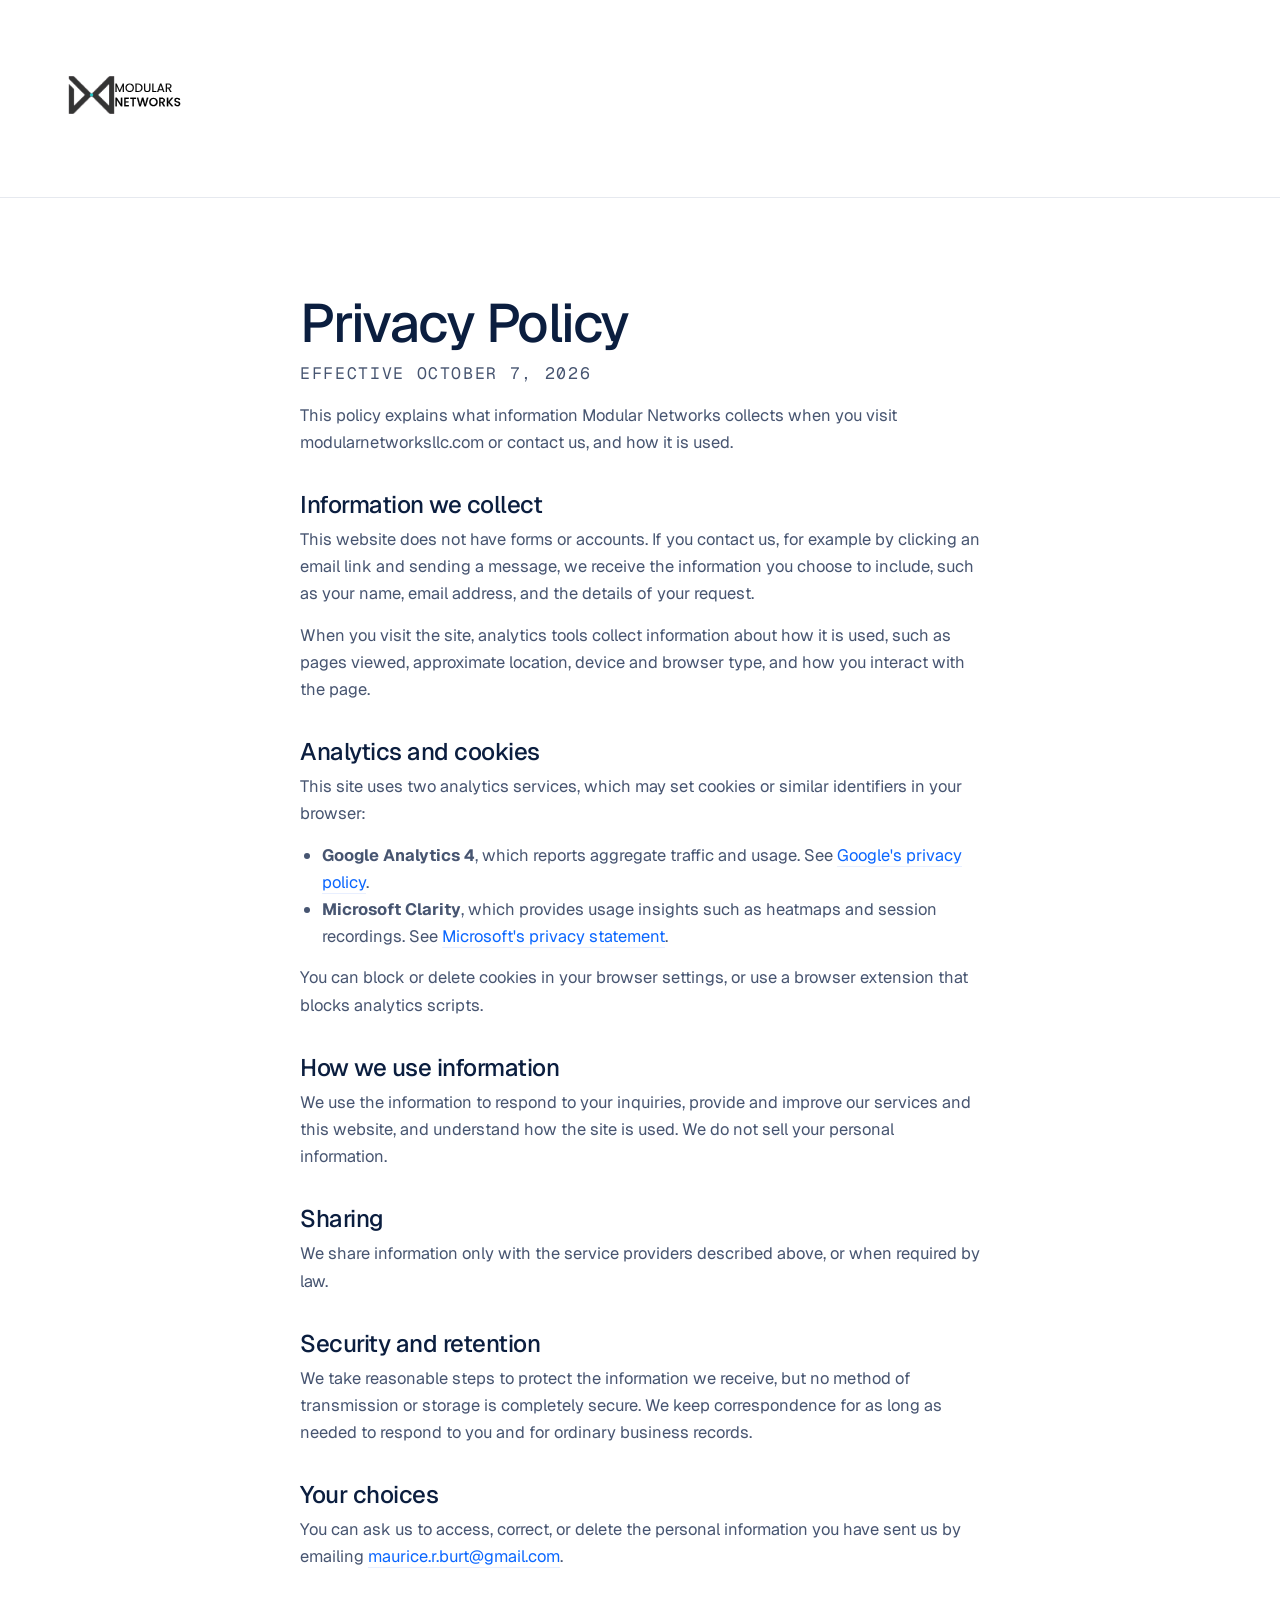
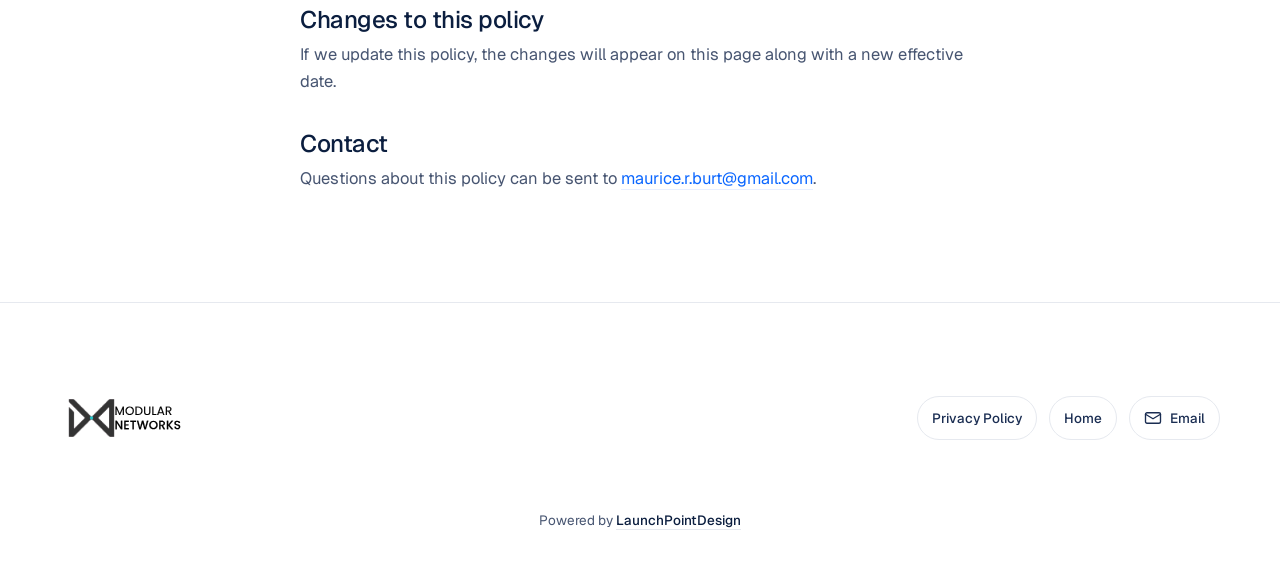
<file: privacy.html>
<!doctype html>
<html lang="en">
<head>
<meta charset="utf-8" />
<meta name="viewport" content="width=device-width,initial-scale=1" />
<title>Privacy Policy | Modular Networks</title>
<meta name="description" content="How Modular Networks handles the information you share when you visit this website or contact us, including the analytics tools the site uses." />
<link rel="canonical" href="https://www.modularnetworksllc.com/privacy">
<meta name="robots" content="index, follow">
<meta property="og:type" content="website">
<meta property="og:url" content="https://www.modularnetworksllc.com/privacy">
<meta property="og:title" content="Privacy Policy | Modular Networks">
<meta property="og:description" content="How Modular Networks handles the information you share when you visit this website or contact us.">
<meta property="og:image" content="https://www.modularnetworksllc.com/assets/icons/icon-512.png">
<meta name="twitter:card" content="summary">
<link rel="icon" type="image/svg+xml" href="/assets/icons/favicon.svg">
<link rel="alternate icon" type="image/png" sizes="32x32" href="/assets/icons/favicon-32.png">
<link rel="shortcut icon" type="image/png" href="/favicon.png">
<link rel="apple-touch-icon" sizes="180x180" href="/assets/icons/apple-touch-icon.png">
<link rel="manifest" href="/site.webmanifest">
<link rel="preconnect" href="https://fonts.googleapis.com">
<link rel="preconnect" href="https://fonts.gstatic.com" crossorigin>
<link href="https://fonts.googleapis.com/css2?family=Instrument+Serif:ital@0;1&family=Geist:wght@300;400;500;600;700&family=Geist+Mono:wght@400;500&display=swap" rel="stylesheet">
<link rel="stylesheet" href="/assets/css/styles.css">
<script async src="https://www.googletagmanager.com/gtag/js?id=G-3JL8NFDJ3N"></script>
<script>
  window.dataLayer = window.dataLayer || [];
  function gtag(){dataLayer.push(arguments);}
  gtag('js', new Date());
  gtag('config', 'G-3JL8NFDJ3N');
</script>
<script type="text/javascript">
    (function(c,l,a,r,i,t,y){
        c[a]=c[a]||function(){(c[a].q=c[a].q||[]).push(arguments)};
        t=l.createElement(r);t.async=1;t.src="https://www.clarity.ms/tag/"+i;
        y=l.getElementsByTagName(r)[0];y.parentNode.insertBefore(t,y);
    })(window, document, "clarity", "script", "yp6jazg1sz");
</script>
</head>

<body>

<header class="legal-header">
  <div class="container">
    <a href="/" class="brand" aria-label="Modular Networks, home">
      <img class="brand-logo" src="/assets/images/Transparent.svg" alt="Modular Networks" width="150" height="150">
    </a>
  </div>
</header>

<main class="legal">
  <div class="container legal-inner">
    <h1>Privacy Policy</h1>
    <p class="legal-date">Effective October 7, 2026</p>

    <p>This policy explains what information Modular Networks collects when you visit modularnetworksllc.com or contact us, and how it is used.</p>

    <h2>Information we collect</h2>
    <p>This website does not have forms or accounts. If you contact us, for example by clicking an email link and sending a message, we receive the information you choose to include, such as your name, email address, and the details of your request.</p>
    <p>When you visit the site, analytics tools collect information about how it is used, such as pages viewed, approximate location, device and browser type, and how you interact with the page.</p>

    <h2>Analytics and cookies</h2>
    <p>This site uses two analytics services, which may set cookies or similar identifiers in your browser:</p>
    <ul>
      <li><strong>Google Analytics 4</strong>, which reports aggregate traffic and usage. See <a href="https://policies.google.com/privacy" target="_blank" rel="noopener noreferrer">Google's privacy policy</a>.</li>
      <li><strong>Microsoft Clarity</strong>, which provides usage insights such as heatmaps and session recordings. See <a href="https://privacy.microsoft.com/privacystatement" target="_blank" rel="noopener noreferrer">Microsoft's privacy statement</a>.</li>
    </ul>
    <p>You can block or delete cookies in your browser settings, or use a browser extension that blocks analytics scripts.</p>

    <h2>How we use information</h2>
    <p>We use the information to respond to your inquiries, provide and improve our services and this website, and understand how the site is used. We do not sell your personal information.</p>

    <h2>Sharing</h2>
    <p>We share information only with the service providers described above, or when required by law.</p>

    <h2>Security and retention</h2>
    <p>We take reasonable steps to protect the information we receive, but no method of transmission or storage is completely secure. We keep correspondence for as long as needed to respond to you and for ordinary business records.</p>

    <h2>Your choices</h2>
    <p>You can ask us to access, correct, or delete the personal information you have sent us by emailing <a href="mailto:maurice.r.burt@gmail.com">maurice.r.burt@gmail.com</a>.</p>

    <h2>Changes to this policy</h2>
    <p>If we update this policy, the changes will appear on this page along with a new effective date.</p>

    <h2>Contact</h2>
    <p>Questions about this policy can be sent to <a href="mailto:maurice.r.burt@gmail.com">maurice.r.burt@gmail.com</a>.</p>
  </div>
</main>

<footer class="footer">
  <div class="container footer-inner">
    <div class="footer-left">
      <img class="footer-logo" src="/assets/images/Transparent.svg" alt="Modular Networks" width="150" height="150">
    </div>
    <div class="footer-links" aria-label="Footer links">
      <a class="footer-icon-link" href="/privacy">Privacy Policy</a>
      <a class="footer-icon-link" href="/">Home</a>
      <a class="footer-icon-link" href="mailto:maurice.r.burt@gmail.com" aria-label="Email Maurice Burt">
        <svg class="footer-icon" width="18" height="18" viewBox="0 0 24 24" fill="none" stroke="currentColor" stroke-width="1.8" stroke-linecap="round" stroke-linejoin="round" aria-hidden="true"><path d="M4 5h16a2 2 0 0 1 2 2v10a2 2 0 0 1-2 2H4a2 2 0 0 1-2-2V7a2 2 0 0 1 2-2z"/><path d="m22 7-10 6L2 7"/></svg>
        <span>Email</span>
      </a>
    </div>
  </div>
  <p class="footer-credit">Powered by <a href="https://launchpointdesign.com/" target="_blank" rel="noopener noreferrer">LaunchPointDesign</a></p>
</footer>

</body>
</html>
</file>
<file: assets/css/styles.css>
/* -------------------------------------------------------------
   Tokens
------------------------------------------------------------- */
:root {
  /* Color */
  --bg:          #ffffff;
  --bg-soft:     #f7f8fa;
  --bg-panel:    #fbfcfd;
  --ink:         #0B1E3F;          /* deep navy (primary) */
  --ink-2:       #1a2d52;
  --ink-soft:    #475571;
  --ink-mute:    #7d879c;
  --line:        #e6e9ef;
  --line-2:      #eef1f5;
  --accent:      #0A66FF;          /* electric blue */
  --accent-ink:  #0549c2;
  --accent-soft: #e8efff;
  --logo-blue:   #19c8cd;

  /* Type */
  --font-sans: "Geist", ui-sans-serif, system-ui, -apple-system, "Segoe UI", Helvetica, Arial, sans-serif;
  --font-serif: "Instrument Serif", "Times New Roman", serif;
  --font-mono: "Geist Mono", ui-monospace, SFMono-Regular, Menlo, monospace;

  /* Scale */
  --container: 1240px;
  --gutter: clamp(20px, 4vw, 40px);
  --radius: 14px;
  --radius-sm: 10px;

  /* Motion */
  --ease: cubic-bezier(.2,.7,.2,1);
  --ease-out: cubic-bezier(.16,.84,.28,1);
}

* { box-sizing: border-box; }
html, body { margin: 0; padding: 0; }
html { scroll-behavior: smooth; }
@media (prefers-reduced-motion: reduce) {
  html { scroll-behavior: auto; }
  *, *::before, *::after { animation-duration: .001ms !important; animation-iteration-count: 1 !important; transition-duration: .001ms !important; }
}

body {
  font-family: var(--font-sans);
  font-weight: 400;
  color: var(--ink);
  background: var(--bg);
  -webkit-font-smoothing: antialiased;
  -moz-osx-font-smoothing: grayscale;
  font-feature-settings: "ss01", "cv11";
  line-height: 1.5;
  text-rendering: optimizeLegibility;
}

img, svg { display: block; max-width: 100%; }
a { color: inherit; text-decoration: none; }
button { font: inherit; color: inherit; background: none; border: 0; cursor: pointer; }

::selection { background: var(--ink); color: #fff; }

.container {
  width: 100%;
  max-width: var(--container);
  margin: 0 auto;
  padding: 0 var(--gutter);
}

/* -------------------------------------------------------------
   Typography utilities
------------------------------------------------------------- */
.eyebrow {
  font-family: var(--font-mono);
  font-size: 12px;
  letter-spacing: .06em;
  text-transform: uppercase;
  color: var(--ink-soft);
  font-weight: 500;
  display: inline-flex;
  align-items: center;
  gap: 10px;
}
.eyebrow::before {
  content: "";
  width: 18px; height: 1px;
  background: var(--ink-soft);
  display: inline-block;
}

h1,h2,h3,h4 {
  color: var(--ink);
  font-weight: 500;
  letter-spacing: -0.02em;
  line-height: 1.08;
  margin: 0;
}

.display {
  font-size: clamp(52px, 8.5vw, 128px);
  letter-spacing: -0.035em;
  font-weight: 500;
  line-height: .98;
}
.h-section {
  font-size: clamp(34px, 4.6vw, 62px);
  letter-spacing: -0.028em;
  font-weight: 500;
  line-height: 1.04;
}
.h-3 {
  font-size: clamp(22px, 2vw, 28px);
  letter-spacing: -0.02em;
  font-weight: 500;
}

.lead {
  font-size: clamp(18px, 1.4vw, 21px);
  line-height: 1.5;
  color: var(--ink-soft);
  max-width: 58ch;
  font-weight: 400;
}
.muted { color: var(--ink-soft); }

/* -------------------------------------------------------------
   Buttons
------------------------------------------------------------- */
.btn {
  display: inline-flex;
  align-items: center;
  gap: 8px;
  height: 44px;
  padding: 0 18px;
  border-radius: 999px;
  font-weight: 500;
  font-size: 15px;
  letter-spacing: -0.005em;
  transition: transform .3s var(--ease), background .2s var(--ease), color .2s var(--ease), border-color .2s var(--ease);
  white-space: nowrap;
}
.btn-primary {
  background: var(--ink);
  color: #fff;
}
.btn-primary:hover { background: var(--accent); }
.btn-primary .arrow { transition: transform .3s var(--ease); }
.btn-primary:hover .arrow { transform: translateX(3px); }

.btn-ghost {
  color: var(--ink);
  border: 1px solid var(--line);
  background: #fff;
}
.btn-ghost:hover { border-color: var(--ink); }

.btn-link {
  color: var(--ink);
  font-weight: 500;
  font-size: 15px;
  display: inline-flex;
  align-items: center;
  gap: 6px;
  padding: 2px 0;
  border-bottom: 1px solid transparent;
  transition: color .2s, border-color .2s;
}
.btn-link:hover { color: var(--accent); border-color: var(--accent); }

/* -------------------------------------------------------------
   Nav
------------------------------------------------------------- */
.nav {
  position: fixed;
  top: 0; left: 0; right: 0;
  z-index: 50;
  --nav-pad: 14px;
  padding: 14px 0;
  background: transparent;
  border-bottom: 1px solid transparent;
  pointer-events: none;
  transition: padding .25s var(--ease);
}
.nav.is-scrolled {
  --nav-pad: 8px;
  padding: 8px 0;
  background: transparent;
  border-bottom-color: transparent;
}
.nav-inner {
  display: flex;
  align-items: center;
  justify-content: space-between;
  gap: 24px;
  /* min-height: 52px; */
  pointer-events: auto;
  transition: min-height .25s var(--ease), max-width .25s var(--ease), padding .25s var(--ease), background .25s var(--ease), border-color .25s var(--ease), box-shadow .25s var(--ease);
}
.nav.is-scrolled .nav-inner {
  min-height: 38px;
  max-width: min(980px, calc(100% - 28px));
  padding: 0 10px 0 14px;
  border: 1px solid rgba(230,233,239,.9);
  border-radius: 999px;
  background: rgba(255,255,255,.9);
  box-shadow: 0 18px 52px -32px rgba(11,30,63,.45);
  backdrop-filter: saturate(180%) blur(14px);
  -webkit-backdrop-filter: saturate(180%) blur(14px);
}
.nav.is-scrolled .brand-logo {
  max-height: 60px;
}
.brand {
  display: inline-flex;
  align-items: center;
  gap: 10px;
  color: var(--ink);
  font-weight: 500;
  letter-spacing: -0.01em;
}
.brand-logo {
  width: 150px;
  height: auto;
  object-fit: contain;
  object-position: left center;
}
.brand-name { font-size: 16px; }

.nav-links {
  display: flex;
  gap: 6px;
  align-items: center;
}
.nav-link {
  position: relative;
  color: var(--ink-soft);
  font-size: 14.5px;
  font-weight: 500;
  padding: 8px 14px;
  border-radius: 999px;
  transition: color .2s, background .2s, padding .25s var(--ease), font-size .25s var(--ease);
}
.nav.is-scrolled .nav-link {
  font-size: 13px;
  padding: 4px 9px;
}
.nav-link:hover { color: var(--ink); }
.nav-link.is-active { color: var(--ink); }
.nav-link.is-active::after {
  content: "";
  position: absolute;
  left: 14px; right: 14px; bottom: 3px;
  height: 1px;
  background: var(--ink);
  transform-origin: left;
  animation: underline .35s var(--ease);
}
@keyframes underline { from { transform: scaleX(0); } to { transform: scaleX(1); } }

.nav-cta { margin-left: 8px; height: 38px; padding: 0 16px; font-size: 14px; }
.nav.is-scrolled .nav-cta {
  height: 28px;
  padding: 0 11px;
  font-size: 13px;
}

.nav-toggle { display: none; }
.mobile-menu { display: none; }

@media (max-width: 860px) {
  .nav {
    --mobile-nav-width: min(980px, calc(100% - 28px));
  }
  .nav-links { display: none; }
  .nav-cta { display: none; }
  .nav-inner {
    position: relative;
    z-index: 70;
  }
  .nav.is-menu-open .nav-inner {
    min-height: 76px;
    max-width: var(--mobile-nav-width);
    padding: 0 20px 0 22px;
    border: 1px solid var(--line);
    border-bottom-color: transparent;
    border-radius: 28px 28px 0 0;
    background: rgba(255,255,255,.96);
    box-shadow: none;
    backdrop-filter: saturate(180%) blur(14px);
    -webkit-backdrop-filter: saturate(180%) blur(14px);
  }
  .nav.is-menu-open .brand-logo {
    max-height: 60px;
  }
  .nav-toggle {
    position: relative;
    z-index: 72;
    display: inline-flex;
    align-items: center; justify-content: center;
    width: 52px; height: 52px; border-radius: 999px;
    border: 1px solid var(--line); background: #fff;
    color: var(--ink);
    transition: border-color .2s, box-shadow .2s, color .2s;
  }
  .nav-toggle:hover,
  .nav-toggle:focus-visible {
    border-color: var(--accent);
    box-shadow: 0 0 0 4px var(--accent-soft);
    outline: none;
  }
  .nav-toggle-line {
    transform-box: fill-box;
    transform-origin: center;
    transition: transform .22s var(--ease), opacity .18s var(--ease);
  }
  .nav-toggle[aria-expanded="true"] .nav-toggle-line-top {
    transform: translateY(6px) rotate(45deg);
  }
  .nav-toggle[aria-expanded="true"] .nav-toggle-line-mid {
    opacity: 0;
  }
  .nav-toggle[aria-expanded="true"] .nav-toggle-line-bottom {
    transform: translateY(-6px) rotate(-45deg);
  }
  .mobile-menu {
    display: block;
    position: absolute;
    top: calc(100% - var(--nav-pad) - 1px);
    left: 50%;
    width: var(--mobile-nav-width);
    background: #fff;
    border: 1px solid var(--line);
    border-top: 0;
    border-radius: 0 0 28px 28px;
    padding: 44px 28px 28px;
    box-shadow: 0 20px 60px -20px rgba(11,30,63,.18);
    transform-origin: top right;
    transform: translateX(-50%) translateY(-10px);
    opacity: 0;
    pointer-events: none;
    transition: transform .25s var(--ease), opacity .2s var(--ease);
    z-index: 60;
  }
  .mobile-menu.is-open { transform: translateX(-50%) translateY(0); opacity: 1; pointer-events: auto; }
  .mobile-menu a { display: flex; align-items: center; min-height: 48px; padding: 12px 28px; border-radius: 12px; font-size: 17px; font-weight: 500; }
  .mobile-menu a:hover,
  .mobile-menu a:focus-visible { background: var(--bg-soft); outline: none; }
  .mobile-menu .btn-primary { margin-top: 10px; width: 100%; justify-content: center; }
}

@media (max-width: 520px) {
  .nav {
    --mobile-nav-width: calc(100% - 28px);
  }
  .nav.is-menu-open .nav-inner {
    min-height: 72px;
    padding: 0 20px;
  }
  .mobile-menu {
    padding: 36px 24px 24px;
  }
  .mobile-menu a {
    padding-left: 28px;
    padding-right: 28px;
    font-size: 18px;
  }
}

/* -------------------------------------------------------------
   Hero
------------------------------------------------------------- */
.hero {
  position: relative;
  padding: 180px 0 120px;
  overflow: hidden;
}
.hero-grid {
  position: absolute; inset: 0;
  pointer-events: none;
  mask-image: radial-gradient(ellipse 70% 60% at 50% 40%, #000 40%, transparent 80%);
  -webkit-mask-image: radial-gradient(ellipse 70% 60% at 50% 40%, #000 40%, transparent 80%);
}
.hero-grid svg { width: 100%; height: 100%; }

.hero-inner {
  position: relative;
  z-index: 1;
  display: grid;
  gap: 28px;
}
.hero h1 { max-width: 14ch; }
.hero .lead { font-size: clamp(19px, 1.6vw, 24px); color: var(--ink-2); max-width: 44ch; }
.hero-actions { display: flex; gap: 12px; flex-wrap: wrap; margin-top: 8px; }

.hero-meta {
  margin-top: 40px;
  display: grid;
  grid-template-columns: repeat(3, minmax(0,1fr));
  gap: 0;
  border-top: 1px solid var(--line);
  padding-top: 24px;
  max-width: 720px;
}
.hero-meta > div { padding-right: 20px; }
.hero-meta dt {
  font-family: var(--font-mono);
  font-size: 11px; letter-spacing: .08em; text-transform: uppercase;
  color: var(--ink-mute);
  margin-bottom: 8px;
  font-weight: 500;
}
.hero-meta dd {
  margin: 0;
  font-size: 15px;
  color: var(--ink-2);
  line-height: 1.35;
}

/* Water-like reveal */
.reveal {
  opacity: 0;
  transform: translateY(28px);
  filter: blur(6px);
  transition:
    opacity 1.4s cubic-bezier(.22,.9,.28,1),
    transform 1.4s cubic-bezier(.22,.9,.28,1),
    filter 1.4s cubic-bezier(.22,.9,.28,1);
  will-change: opacity, transform, filter;
}
.reveal.in { opacity: 1; transform: none; filter: blur(0); }
.reveal.delay-1 { transition-delay: .08s; }
.reveal.delay-2 { transition-delay: .16s; }
.reveal.delay-3 { transition-delay: .24s; }
.reveal.delay-4 { transition-delay: .32s; }
.reveal.delay-5 { transition-delay: .40s; }
.reveal.delay-6 { transition-delay: .48s; }

/* Flow variants */
.flow-up   { opacity: 0; transform: translateY(36px); filter: blur(8px);
  transition: opacity 1.4s cubic-bezier(.22,.9,.28,1), transform 1.4s cubic-bezier(.22,.9,.28,1), filter 1.4s cubic-bezier(.22,.9,.28,1);
  will-change: opacity, transform, filter; }
.flow-up.in { opacity: 1; transform: none; filter: blur(0); }

.flow-left  { opacity: 0; transform: translateX(-36px); filter: blur(6px);
  transition: opacity 1.4s cubic-bezier(.22,.9,.28,1), transform 1.4s cubic-bezier(.22,.9,.28,1), filter 1.4s cubic-bezier(.22,.9,.28,1); }
.flow-left.in { opacity: 1; transform: none; filter: blur(0); }

.flow-right { opacity: 0; transform: translateX(36px); filter: blur(6px);
  transition: opacity 1.4s cubic-bezier(.22,.9,.28,1), transform 1.4s cubic-bezier(.22,.9,.28,1), filter 1.4s cubic-bezier(.22,.9,.28,1); }
.flow-right.in { opacity: 1; transform: none; filter: blur(0); }

.flow-scale { opacity: 0; transform: translateY(20px) scale(.96); filter: blur(8px);
  transition: opacity 1.4s cubic-bezier(.22,.9,.28,1), transform 1.4s cubic-bezier(.22,.9,.28,1), filter 1.4s cubic-bezier(.22,.9,.28,1); }
.flow-scale.in { opacity: 1; transform: none; filter: blur(0); }

@media (prefers-reduced-motion: reduce) {
  .reveal, .flow-up, .flow-left, .flow-right, .flow-scale {
    opacity: 1 !important; transform: none !important; filter: none !important;
  }
}

/* -------------------------------------------------------------
   Section shell
------------------------------------------------------------- */
section { position: relative; }
.section {
  padding: clamp(90px, 12vw, 160px) 0;
}
.section-soft { background: var(--bg-soft); }
.section-ink { background: var(--ink); color: #fff; }
.section-ink h1, .section-ink h2, .section-ink h3 { color: #fff; }
.section-ink .muted, .section-ink .lead { color: rgba(255,255,255,.66); }
.section-ink .eyebrow { color: rgba(255,255,255,.6); }
.section-ink .eyebrow::before { background: rgba(255,255,255,.35); }

.section-head { display: grid; gap: 18px; max-width: 820px; margin-bottom: clamp(40px, 5vw, 72px); }

/* -------------------------------------------------------------
   Guided Entry
------------------------------------------------------------- */
.guided-grid {
  display: grid;
  grid-template-columns: repeat(4, 1fr);
  gap: 14px;
}
@media (max-width: 980px) { .guided-grid { grid-template-columns: repeat(2, 1fr); } }
@media (max-width: 540px) { .guided-grid { grid-template-columns: 1fr; } }

.guided-card {
  position: relative;
  display: flex;
  flex-direction: column;
  text-align: left;
  padding: 26px 24px 22px;
  background: #fff;
  border: 1px solid var(--line);
  border-radius: var(--radius);
  min-height: 240px;
  transition: border-color .3s var(--ease), transform .4s var(--ease), box-shadow .4s var(--ease), background .3s;
  overflow: hidden;
  cursor: pointer;
}
.guided-card:hover {
  border-color: var(--ink);
  transform: translateY(-2px);
  box-shadow: 0 20px 50px -30px rgba(11,30,63,.25);
}
.guided-card[aria-expanded="true"] {
  border-color: var(--ink);
  background: var(--ink);
  color: #fff;
}
.guided-card[aria-expanded="true"] .guided-icon { color: #fff; }
.guided-card[aria-expanded="true"] .guided-num { color: rgba(255,255,255,.6); }
.guided-card[aria-expanded="true"] .guided-desc { color: rgba(255,255,255,.78); }
.guided-card[aria-expanded="true"] .guided-link { color: #fff; border-color: rgba(255,255,255,.4); }
.guided-card[aria-expanded="true"] .guided-link:hover { border-color: #fff; }

.guided-top {
  display: flex; align-items: flex-start; justify-content: space-between;
  margin-bottom: 28px;
}
.guided-icon { color: var(--ink); transition: color .3s; }
.guided-num {
  font-family: var(--font-mono);
  font-size: 12px;
  letter-spacing: .06em;
  color: var(--ink-mute);
  font-weight: 500;
}
.guided-title {
  font-size: 22px;
  font-weight: 500;
  letter-spacing: -0.015em;
  margin: 0 0 8px;
}
.guided-desc {
  font-size: 14.5px;
  color: var(--ink-soft);
  line-height: 1.5;
  max-height: 0; overflow: hidden;
  transition: max-height .5s var(--ease), margin-top .4s var(--ease);
}
.guided-card[aria-expanded="true"] .guided-desc { max-height: 180px; margin-top: 4px; }

.guided-link {
  margin-top: auto;
  padding-top: 18px;
  font-size: 13.5px;
  font-weight: 500;
  display: inline-flex;
  align-items: center;
  gap: 6px;
  color: var(--ink);
  opacity: .85;
  transition: opacity .3s, gap .3s;
}
.guided-link:hover { gap: 10px; opacity: 1; }

/* -------------------------------------------------------------
   Process (horizontal)
------------------------------------------------------------- */
.process-wrap {
  position: relative;
}
.process-pin {
  position: sticky;
  top: 0;
  height: 100vh;
  min-height: 640px;
  display: flex;
  flex-direction: column;
  overflow: hidden;
}
.process-header {
  padding: clamp(60px, 9vw, 90px) var(--gutter) 28px;
  max-width: var(--container);
  margin: 0 auto;
  width: 100%;
  display: flex;
  align-items: flex-end;
  justify-content: space-between;
  gap: 30px;
}
.process-header .h-section { max-width: 16ch; }
.process-progress {
  display: flex;
  gap: 8px;
  align-items: center;
}
.process-progress .dot {
  width: 38px; height: 3px; border-radius: 2px;
  background: rgba(255,255,255,.18);
  transition: background .4s var(--ease);
}
.process-progress .dot.is-active { background: var(--accent); }

.process-track-outer {
  flex: 1;
  display: flex;
  align-items: center;
  overflow: hidden;
}
.process-track {
  display: flex;
  gap: 22px;
  padding: 0 var(--gutter) 80px;
  will-change: transform;
  transition: transform .1s linear; /* driven by JS */
}
.process-step {
  flex: 0 0 min(640px, 78vw);
  background: rgba(255,255,255,.04);
  border: 1px solid rgba(255,255,255,.1);
  border-radius: 20px;
  padding: 40px 40px 36px;
  display: grid;
  grid-template-rows: auto 1fr auto;
  gap: 24px;
  min-height: 460px;
  position: relative;
  overflow: hidden;
  transition: border-color .5s var(--ease), background .5s var(--ease);
}
.process-step.is-active {
  border-color: rgba(10,102,255,.6);
  background: linear-gradient(180deg, rgba(10,102,255,.08), rgba(10,102,255,.02));
}
.process-step-num {
  font-family: var(--font-mono);
  font-size: 12px;
  letter-spacing: .1em;
  color: rgba(255,255,255,.5);
  display: flex; gap: 12px; align-items: center;
}
.process-step-num strong { color: var(--accent); font-weight: 500; }
.process-step-title {
  font-size: clamp(34px, 3.8vw, 54px);
  letter-spacing: -0.03em;
  font-weight: 500;
  line-height: 1;
  font-family: var(--font-serif);
  font-style: italic;
  color: #fff;
}
.process-step-body {
  font-size: 17px;
  line-height: 1.55;
  color: rgba(255,255,255,.75);
  max-width: 48ch;
}
.process-step-value {
  display: flex; gap: 10px; align-items: center;
  padding-top: 18px;
  border-top: 1px solid rgba(255,255,255,.1);
  font-size: 14px;
  color: rgba(255,255,255,.9);
}
.process-step-value svg { color: var(--accent); flex-shrink: 0; }

.process-hint {
  position: absolute;
  bottom: 28px;
  left: 50%;
  transform: translateX(-50%);
  font-family: var(--font-mono);
  font-size: 11px;
  letter-spacing: .14em;
  text-transform: uppercase;
  color: rgba(255,255,255,.45);
  display: flex; align-items: center; gap: 10px;
  pointer-events: none;
}
.process-hint .bar { width: 30px; height: 1px; background: rgba(255,255,255,.3); position: relative; overflow: hidden; }
.process-hint .bar::after {
  content: ""; position: absolute; inset: 0;
  background: linear-gradient(90deg, transparent, #fff, transparent);
  animation: swipe 2.4s infinite var(--ease);
}
@keyframes swipe { 0% { transform: translateX(-100%); } 100% { transform: translateX(100%); } }

/* mobile process fallback */
@media (max-width: 820px) {
  .process-wrap { height: auto !important; }
  .process-pin {
    position: static;
    height: auto;
    min-height: 0;
  }
  .process-header {
    flex-direction: column;
    align-items: flex-start;
    padding-bottom: 24px;
  }
  .process-progress { display: none; }
  .process-track-outer { overflow: visible; }
  .process-track {
    flex-direction: column;
    transform: none !important;
    padding-bottom: 80px;
    gap: 14px;
  }
  .process-step { flex: 0 0 auto; min-height: 0; width: 100%; padding: 32px; }
  .process-step-title { font-size: 38px; }
  .process-hint { display: none; }
}

/* -------------------------------------------------------------
   Solutions
------------------------------------------------------------- */
.sol-grid {
  display: grid;
  grid-template-columns: repeat(2, 1fr);
  gap: 14px;
}
@media (max-width: 820px) { .sol-grid { grid-template-columns: 1fr; } }

.sol-card {
  border: 1px solid var(--line);
  border-radius: var(--radius);
  padding: 36px 34px 32px;
  background: #fff;
  display: grid;
  gap: 22px;
  align-content: start;
  transition: border-color .3s, transform .4s var(--ease), box-shadow .4s var(--ease);
}
.sol-card:hover {
  border-color: var(--ink);
  transform: translateY(-2px);
  box-shadow: 0 20px 50px -30px rgba(11,30,63,.18);
}

.sol-header {
  display: flex;
  align-items: center;
  justify-content: space-between;
  gap: 16px;
}
.sol-scene {
  font-family: var(--font-mono);
  font-size: 11px;
  letter-spacing: .1em;
  text-transform: uppercase;
  color: var(--ink-mute);
}
.sol-title {
  font-size: 28px;
  letter-spacing: -0.02em;
  font-weight: 500;
  line-height: 1.1;
}
.sol-visual {
  width: 56px; height: 56px;
  border: 1px solid var(--line-2);
  border-radius: 12px;
  display: grid; place-items: center;
  color: var(--ink);
  background: var(--bg-soft);
  flex-shrink: 0;
}

.sol-body { display: grid; gap: 14px; }
.sol-row { display: grid; grid-template-columns: 92px 1fr; gap: 18px; align-items: baseline; }
.sol-label {
  font-family: var(--font-mono);
  font-size: 11px;
  letter-spacing: .08em;
  text-transform: uppercase;
  color: var(--ink-mute);
  font-weight: 500;
  padding-top: 3px;
}
.sol-text {
  font-size: 15.5px;
  color: var(--ink-2);
  line-height: 1.55;
}
.sol-text strong { color: var(--ink); font-weight: 500; }
.sol-summary {
  margin: -4px 0 0;
  color: var(--ink-2);
  font-size: 16px;
  line-height: 1.6;
}
.sol-tags {
  display: flex;
  flex-wrap: wrap;
  gap: 8px;
}
.sol-tags span {
  border: 1px solid var(--line);
  border-radius: 999px;
  color: var(--ink);
  background: var(--bg-soft);
  font-family: var(--font-mono);
  font-size: 11px;
  font-weight: 500;
  letter-spacing: .04em;
  line-height: 1;
  padding: 8px 10px;
  text-transform: uppercase;
}
.sol-link {
  width: fit-content;
  min-height: 44px;
  display: inline-flex;
  align-items: center;
  gap: 8px;
  color: var(--ink);
  border: 1px solid var(--line-2);
  border-radius: 999px;
  padding: 0 16px;
  font-size: 14px;
  font-weight: 500;
  text-decoration: none;
  transition: border-color .2s, background .2s, color .2s, transform .2s;
}
.sol-link:hover,
.sol-link:focus-visible {
  border-color: var(--ink);
  background: var(--ink);
  color: #fff;
  transform: translateY(-1px);
}

@media (max-width: 520px) {
  .sol-row { grid-template-columns: 1fr; gap: 4px; }
  .sol-card { padding: 28px 24px; }
  .sol-link { width: 100%; justify-content: center; text-align: center; }
}

/* -------------------------------------------------------------
   About
------------------------------------------------------------- */
.about-grid {
  display: grid;
  grid-template-columns: 1.1fr 1fr;
  gap: clamp(40px, 6vw, 80px);
  align-items: flex-start;
}
@media (max-width: 900px) { .about-grid { grid-template-columns: 1fr; } }

.about-copy p {
  font-size: clamp(18px, 1.5vw, 21px);
  line-height: 1.5;
  color: var(--ink-2);
  margin: 0 0 22px;
  max-width: 46ch;
}
.about-copy p:last-child { margin-bottom: 0; }

.pillars {
  display: grid;
  gap: 2px;
  background: var(--line);
  border: 1px solid var(--line);
  border-radius: var(--radius);
  overflow: hidden;
}
.pillar {
  background: #fff;
  padding: 26px 28px;
  display: grid;
  grid-template-columns: auto 1fr;
  gap: 22px;
  align-items: flex-start;
}
.pillar-idx {
  font-family: var(--font-mono);
  font-size: 12px; color: var(--accent);
  letter-spacing: .08em; font-weight: 500;
  padding-top: 4px;
}
.pillar h3 { font-size: 18px; font-weight: 500; margin: 0 0 6px; letter-spacing: -0.015em; }
.pillar p { margin: 0; font-size: 14.5px; color: var(--ink-soft); line-height: 1.55; }

/* -------------------------------------------------------------
   Final CTA
------------------------------------------------------------- */
.cta-final {
  text-align: center;
  padding: clamp(100px, 14vw, 180px) 0;
  background: var(--ink);
  color: #fff;
  position: relative;
  overflow: hidden;
}
.cta-final::before {
  content: "";
  position: absolute; inset: 0;
  background:
    radial-gradient(ellipse 50% 40% at 50% 0%, rgba(10,102,255,.16), transparent 70%);
  pointer-events: none;
}
.cta-final .container { position: relative; }
.cta-final .h-section { color: #fff; max-width: 18ch; margin: 0 auto 24px; }
.cta-final .lead { color: rgba(255,255,255,.7); margin: 0 auto 36px; max-width: 50ch; }
.cta-final .btn-primary { background: #fff; color: var(--ink); height: 52px; padding: 0 26px; font-size: 16px; }
.cta-final .btn-primary:hover { background: var(--accent); color: #fff; }
.cta-final .btn-ghost { background: transparent; color: #fff; border-color: rgba(255,255,255,.22); height: 52px; padding: 0 22px; }
.cta-final .btn-ghost:hover { border-color: #fff; }
.cta-final-actions { display: inline-flex; gap: 10px; flex-wrap: wrap; justify-content: center; }
.cta-contact-row {
  margin-top: 46px;
  display: inline-flex;
  gap: 36px;
  flex-wrap: wrap;
  justify-content: center;
  font-size: 14.5px;
  color: rgba(255,255,255,.6);
}
.cta-contact-row a { color: #fff; border-bottom: 1px solid rgba(255,255,255,.2); padding-bottom: 2px; transition: border-color .2s; }
.cta-contact-row a:hover { border-color: var(--accent); }

/* -------------------------------------------------------------
   Footer
------------------------------------------------------------- */
.footer {
  padding: 40px 0 48px;
  border-top: 1px solid var(--line);
  background: #fff;
}
.footer-inner {
  display: flex;
  align-items: center;
  justify-content: space-between;
  gap: 20px;
  flex-wrap: wrap;
}
.footer-left { display: flex; align-items: center; gap: 14px; color: var(--ink-soft); font-size: 13.5px; }
.footer-logo {
  width: 150px;
  height: 150px;
  object-fit: contain;
  object-position: left center;
}
.footer-credit {
  width: 100%;
  margin: 18px 0 0;
  color: var(--ink-soft);
  font-size: 13.5px;
  line-height: 1.4;
  text-align: center;
}
.footer-credit a {
  color: var(--ink);
  font-weight: 500;
  border-bottom: 1px solid var(--line);
  transition: color .2s var(--ease), border-color .2s var(--ease);
}
.footer-credit a:hover,
.footer-credit a:focus-visible {
  color: var(--accent);
  border-color: var(--accent);
  outline: none;
}
.footer-links { display: flex; gap: 12px; flex-wrap: wrap; font-size: 13.5px; color: var(--ink-soft); }
.footer-icon-link {
  display: inline-flex;
  align-items: center;
  gap: 8px;
  min-height: 44px;
  padding: 0 14px;
  border: 1px solid var(--line);
  border-radius: 999px;
  background: #fff;
  color: var(--ink-2);
  font-weight: 500;
  transition: color .2s var(--ease), border-color .2s var(--ease), background .2s var(--ease);
}
.footer-icon-link:hover {
  color: var(--accent);
  border-color: var(--accent-soft);
  background: var(--accent-soft);
}
.footer-icon { flex-shrink: 0; }

@media (max-width: 520px) {
  .footer-inner { align-items: flex-start; }
  .footer-logo { width: 120px; height: 120px; }
  .footer-credit { text-align: left; padding: 0 var(--gutter); }
}

/* -------------------------------------------------------------
   Misc — SVG hero grid
------------------------------------------------------------- */
.node-dot { fill: var(--ink); opacity: .14; }
.node-dot.on { fill: var(--logo-blue); opacity: 1; }
.node-line { stroke: var(--ink); stroke-width: 1; opacity: .06; }

/* -------------------------------------------------------------
   Factual revision additions
------------------------------------------------------------- */
.founder-card {
  position: relative;
  border: 1px solid var(--line);
  border-radius: 28px;
  padding: clamp(28px, 4vw, 42px);
  background:
    radial-gradient(circle at 50% 0%, rgba(10,102,255,.12), transparent 42%),
    #fff;
  box-shadow: 0 30px 80px -50px rgba(11,30,63,.35);
  display: grid;
  justify-items: center;
  text-align: center;
  gap: 24px;
}
.founder-photo-wrap {
  width: clamp(190px, 24vw, 270px);
  aspect-ratio: 1;
  border-radius: 999px;
  padding: 8px;
  background:
    linear-gradient(#fff, #fff) padding-box,
    linear-gradient(145deg, rgba(10,102,255,.75), rgba(11,30,63,.2), rgba(10,102,255,.25)) border-box;
  border: 1px solid transparent;
  box-shadow: 0 24px 60px -36px rgba(11,30,63,.55);
}
.founder-photo {
  width: 100%;
  height: 100%;
  object-fit: cover;
  border-radius: 999px;
}
.founder-card-copy {
  display: grid;
  gap: 10px;
  max-width: 44ch;
}
.founder-kicker {
  margin: 0;
  font-family: var(--font-mono);
  font-size: 12px;
  letter-spacing: .08em;
  text-transform: uppercase;
  color: var(--accent);
  font-weight: 500;
}
.founder-card-copy h3 {
  font-size: clamp(26px, 3vw, 36px);
  font-family: var(--font-serif);
  font-style: italic;
}
.founder-card-copy p {
  margin: 0;
  color: var(--ink-soft);
  line-height: 1.55;
}
.certificate-card {
  margin: 4px 0 0;
  width: 100%;
  border: 1px solid var(--line);
  border-radius: 18px;
  background: var(--bg-soft);
  padding: 12px;
  text-align: left;
}
.certificate-card img {
  width: 100%;
  height: auto;
  border-radius: 12px;
  border: 1px solid var(--line-2);
}
.certificate-card figcaption {
  margin-top: 10px;
  font-size: 13px;
  color: var(--ink-soft);
}
.philosophy {
  background:
    linear-gradient(120deg, rgba(10,102,255,.08), transparent 46%),
    #fff;
}
.philosophy-grid,
.vision-grid {
  display: grid;
  grid-template-columns: 1fr 1fr;
  gap: clamp(40px, 6vw, 86px);
  align-items: start;
}
.philosophy-copy,
.vision-copy {
  display: grid;
  gap: 20px;
}
.philosophy-copy p,
.vision-copy p {
  margin: 0;
  font-size: clamp(18px, 1.5vw, 21px);
  line-height: 1.55;
  color: var(--ink-2);
}
.vision {
  padding: clamp(90px, 12vw, 160px) 0;
}
.vision-copy p {
  color: rgba(255,255,255,.74);
}
.promise-grid {
  display: grid;
  grid-template-columns: repeat(3, 1fr);
  gap: 14px;
}
.promise-card {
  min-height: 260px;
  border: 1px solid var(--line);
  border-radius: var(--radius);
  background: #fff;
  padding: 30px 28px;
  display: grid;
  align-content: space-between;
  gap: 24px;
  transition: transform .4s var(--ease), border-color .3s var(--ease), box-shadow .4s var(--ease);
}
.promise-card:hover {
  transform: translateY(-2px);
  border-color: var(--ink);
  box-shadow: 0 20px 50px -30px rgba(11,30,63,.18);
}
.promise-num {
  font-family: var(--font-mono);
  font-size: 12px;
  letter-spacing: .08em;
  color: var(--accent);
  font-weight: 500;
}
.promise-card h3 {
  font-size: clamp(28px, 3vw, 42px);
  font-family: var(--font-serif);
  font-style: italic;
}
.promise-card p {
  margin: 0;
  color: var(--ink-soft);
  line-height: 1.55;
}
@media (max-width: 900px) {
  .philosophy-grid,
  .vision-grid,
  .promise-grid {
    grid-template-columns: 1fr;
  }
  .promise-card {
    min-height: 0;
  }
}


/* -------------------------------------------------------------
   Trace the network (3D scenarios)
------------------------------------------------------------- */
.trace-wrap{position:relative}
.trace-pin{position:sticky;top:0;height:100vh;height:100svh;overflow:hidden;isolation:isolate}
.trace.is-3d .trace-pin::before{content:"";position:absolute;inset:0;z-index:0;background:radial-gradient(ellipse 55% 50% at 22% 28%,rgba(25,200,205,.07),transparent 72%),linear-gradient(180deg,#fff 0%,var(--bg-soft) 100%)}
.trace-canvas{position:absolute;inset:0;width:100%;height:100%;display:block;z-index:1;mask-image:radial-gradient(ellipse 96% 94% at 50% 48%,#000 74%,transparent 100%);-webkit-mask-image:radial-gradient(ellipse 96% 94% at 50% 48%,#000 74%,transparent 100%)}
.trace-head{position:absolute;left:0;right:0;top:0;z-index:3;padding-top:clamp(70px,9vw,110px);pointer-events:none;will-change:opacity,transform}
.trace-head .section-head{margin-bottom:0;pointer-events:auto}
.trace-cards{z-index:3}
.trace.is-3d .trace-cards{position:absolute;inset:0;pointer-events:none}
.trace.is-3d .sol-card{position:absolute;width:clamp(340px,40vw,440px);opacity:0;transform:translate3d(0,-50%,0) translateX(34px) scale(.985);filter:blur(6px);transition:opacity .8s var(--ease),transform 1s var(--ease),filter .8s var(--ease);pointer-events:none;padding:26px 26px 22px;gap:12px;border:1px solid var(--line);border-radius:var(--radius);background:rgba(255,255,255,.9);backdrop-filter:blur(16px);-webkit-backdrop-filter:blur(16px);box-shadow:0 30px 70px -45px rgba(11,30,63,.32);will-change:opacity,transform}
.trace.is-3d .sol-card[data-side="left"]{transform:translate3d(0,-50%,0) translateX(-34px) scale(.985)}
.trace.is-3d .sol-card.is-active,.trace.is-3d .sol-card.is-active:hover{opacity:1;transform:translate3d(0,-50%,0);filter:blur(0);pointer-events:auto;border-color:var(--line);box-shadow:0 30px 70px -45px rgba(11,30,63,.32)}
.trace.is-3d .sol-visual{display:none}
.trace.is-3d .sol-scene{color:var(--accent)}
.trace.is-3d .sol-title{font-size:21px;margin-top:6px}
.trace.is-3d .sol-summary,.trace.is-3d .sol-tags{display:none}
@media (min-height:860px){.trace.is-3d .sol-tags{display:flex}.trace.is-3d .sol-summary{display:block}}
.trace.is-3d .sol-summary,.trace.is-3d .sol-text{font-size:13.5px;line-height:1.5}
.trace.is-3d .sol-body{gap:10px;padding-top:12px;border-top:1px solid rgba(11,30,63,.08)}
.trace.is-3d .sol-row{grid-template-columns:72px 1fr;gap:12px}
.trace.is-3d .sol-link{min-height:40px;font-size:13.5px}
.trace-progress{position:absolute;z-index:3;right:var(--gutter);top:50%;transform:translateY(-50%);display:grid;gap:10px}
.trace-progress .dot{width:2px;height:40px;border-radius:2px;background:rgba(11,30,63,.12);transition:background .6s var(--ease),height .6s var(--ease)}
.trace-progress .dot.is-active{background:var(--logo-blue);height:56px;box-shadow:0 0 12px rgba(25,200,205,.5)}
.trace-hud{position:absolute;z-index:3;left:var(--gutter);bottom:34px;pointer-events:none;opacity:0;transform:translateY(10px);transition:opacity .7s var(--ease),transform .7s var(--ease)}
.trace-hud.is-on{opacity:1;transform:none}
.trace-hud-idx{font-family:var(--font-serif);font-style:italic;font-size:clamp(56px,6vw,88px);line-height:.9;color:var(--ink);letter-spacing:-.03em;display:flex;align-items:baseline;gap:10px;transition:opacity .22s var(--ease),transform .22s var(--ease)}
.trace-hud-idx .of{font-family:var(--font-mono);font-style:normal;font-size:12px;letter-spacing:.1em;color:var(--ink-mute)}
.trace-hud-title{font-family:var(--font-serif);font-style:italic;font-size:clamp(22px,2.2vw,30px);color:var(--ink-2);letter-spacing:-.01em;margin-top:8px;transition:opacity .22s var(--ease),transform .22s var(--ease)}
.trace-hud.is-swap .trace-hud-idx,.trace-hud.is-swap .trace-hud-title{opacity:0;transform:translateY(8px)}
.trace-hud-coord{font-family:var(--font-mono);font-size:11px;letter-spacing:.12em;text-transform:uppercase;color:var(--ink-mute);margin-top:14px;font-variant-numeric:tabular-nums}
.trace-hint{position:absolute;z-index:3;bottom:28px;left:50%;transform:translateX(-50%);font-family:var(--font-mono);font-size:11px;letter-spacing:.14em;text-transform:uppercase;color:var(--ink-mute);display:flex;align-items:center;gap:10px;pointer-events:none;white-space:nowrap}
.trace-hint .bar{width:30px;height:1px;background:rgba(11,30,63,.25);position:relative;overflow:hidden}
.trace-hint .bar::after{content:"";position:absolute;inset:0;background:linear-gradient(90deg,transparent,var(--ink),transparent);animation:swipe 2.4s infinite var(--ease)}
/* fallback: mobile, reduced motion, no WebGL */
.trace:not(.is-3d) .trace-pin{position:static;height:auto;min-height:0;overflow:visible;padding:clamp(90px,12vw,160px) 0}
.trace:not(.is-3d) .trace-canvas,.trace:not(.is-3d) .trace-progress,.trace:not(.is-3d) .trace-hint,.trace:not(.is-3d) .trace-hud{display:none}
.trace:not(.is-3d) .trace-head{position:static;padding-top:0;pointer-events:auto}
.trace:not(.is-3d) .trace-head .section-head{margin-bottom:clamp(40px,5vw,72px)}
.trace:not(.is-3d) .trace-cards{display:grid;grid-template-columns:repeat(2,1fr);gap:14px;width:100%;max-width:var(--container);margin:0 auto;padding:0 var(--gutter)}
@media (max-width:820px){.trace:not(.is-3d) .trace-cards{grid-template-columns:1fr}}
.trace.is-3d .sol-text{display:-webkit-box;-webkit-line-clamp:3;-webkit-box-orient:vertical;overflow:hidden}
@media (max-height:780px){.trace.is-3d .sol-card{padding:20px 22px 18px}.trace.is-3d .sol-text{-webkit-line-clamp:2}.trace.is-3d .sol-link{display:none}.trace.is-3d .sol-title{font-size:19px}}

/* -------------------------------------------------------------
   Legal pages (privacy)
------------------------------------------------------------- */
.legal-header { padding: 20px 0; border-bottom: 1px solid var(--line); }
.legal { padding: clamp(48px, 8vw, 96px) 0; }
.legal-inner { max-width: 760px; }
.legal h1 { font-size: clamp(34px, 4.6vw, 54px); letter-spacing: -0.028em; font-weight: 500; line-height: 1.08; margin: 0 0 8px; }
.legal h2 { font-size: clamp(20px, 2vw, 24px); letter-spacing: -0.02em; font-weight: 500; margin: 36px 0 8px; }
.legal p, .legal li { color: var(--ink-soft); font-size: 16.5px; line-height: 1.65; }
.legal p { margin: 0 0 14px; }
.legal ul { margin: 0 0 14px; padding-left: 22px; }
.legal a { color: var(--accent); border-bottom: 1px solid var(--accent-soft); }
.legal a:hover, .legal a:focus-visible { border-color: var(--accent); outline: none; }
.legal-date { font-family: var(--font-mono); font-size: 12px; letter-spacing: .1em; text-transform: uppercase; color: var(--ink-mute); }
</file>
